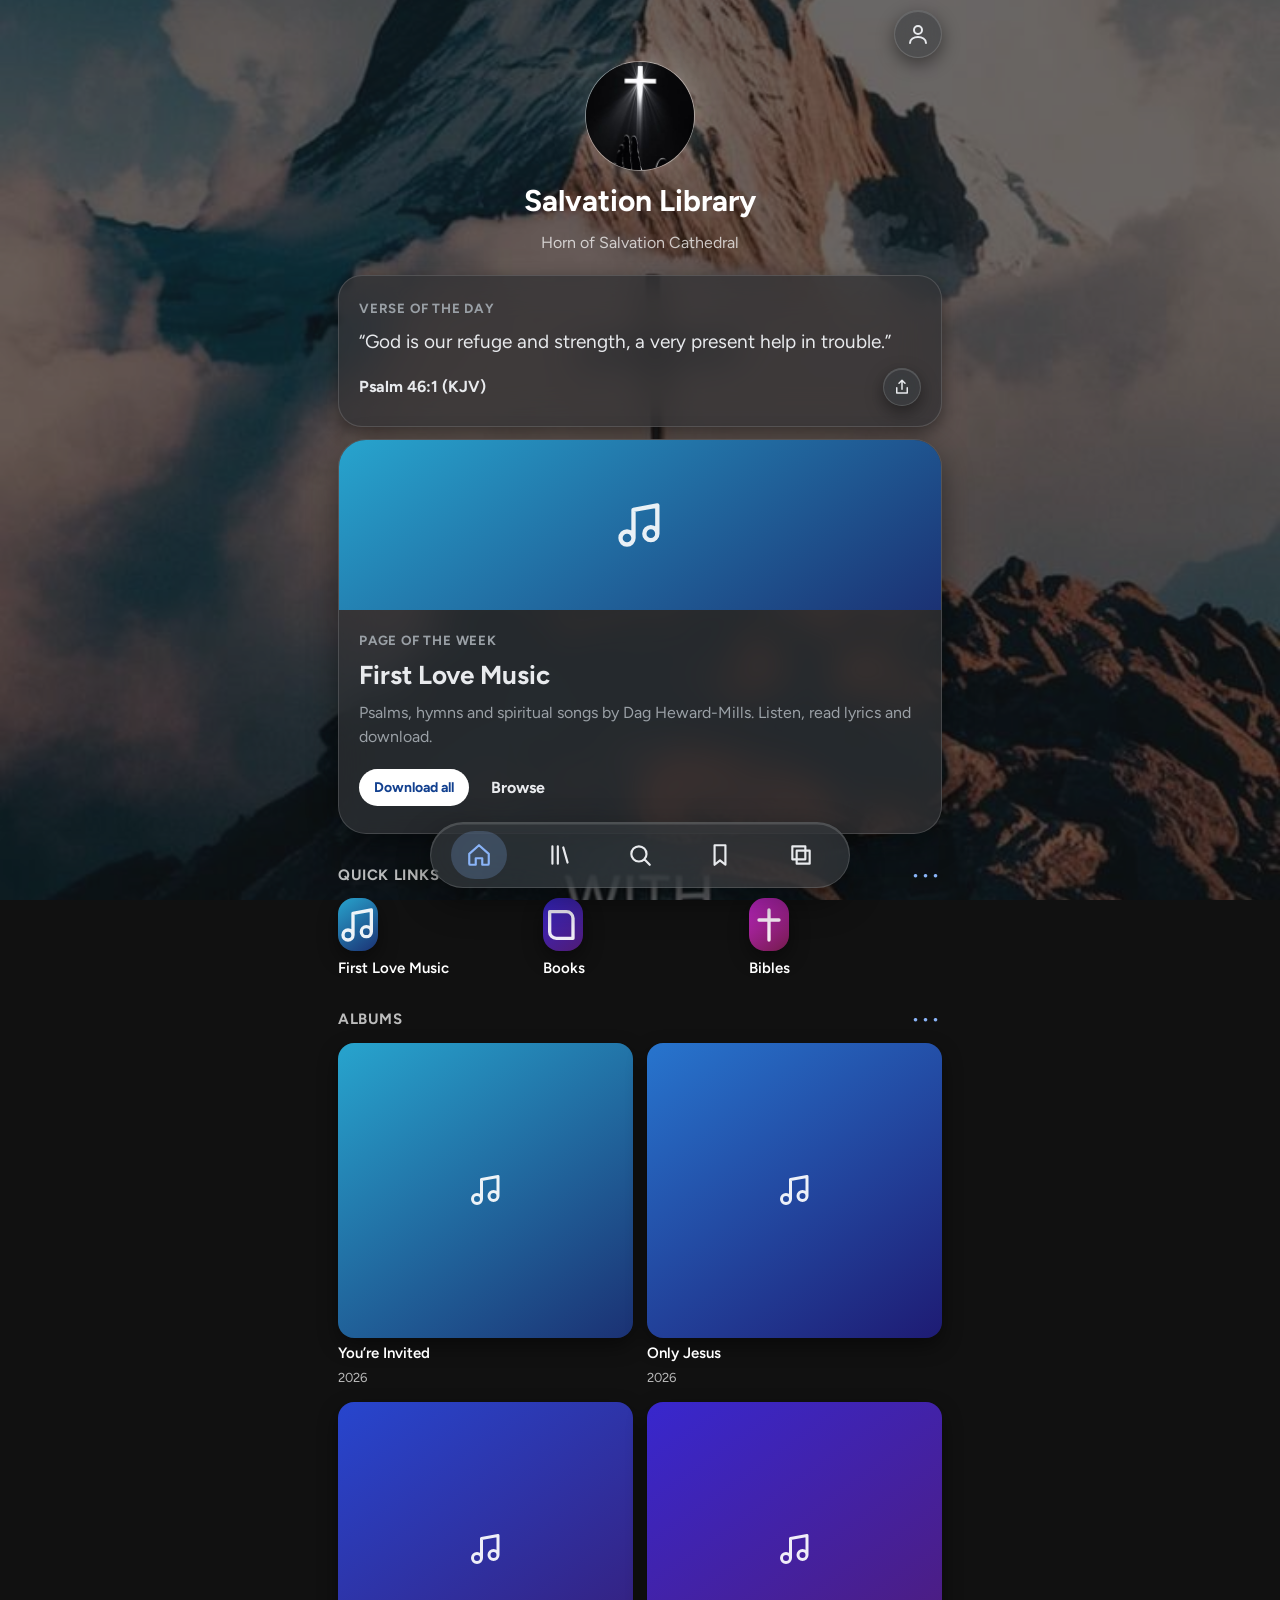
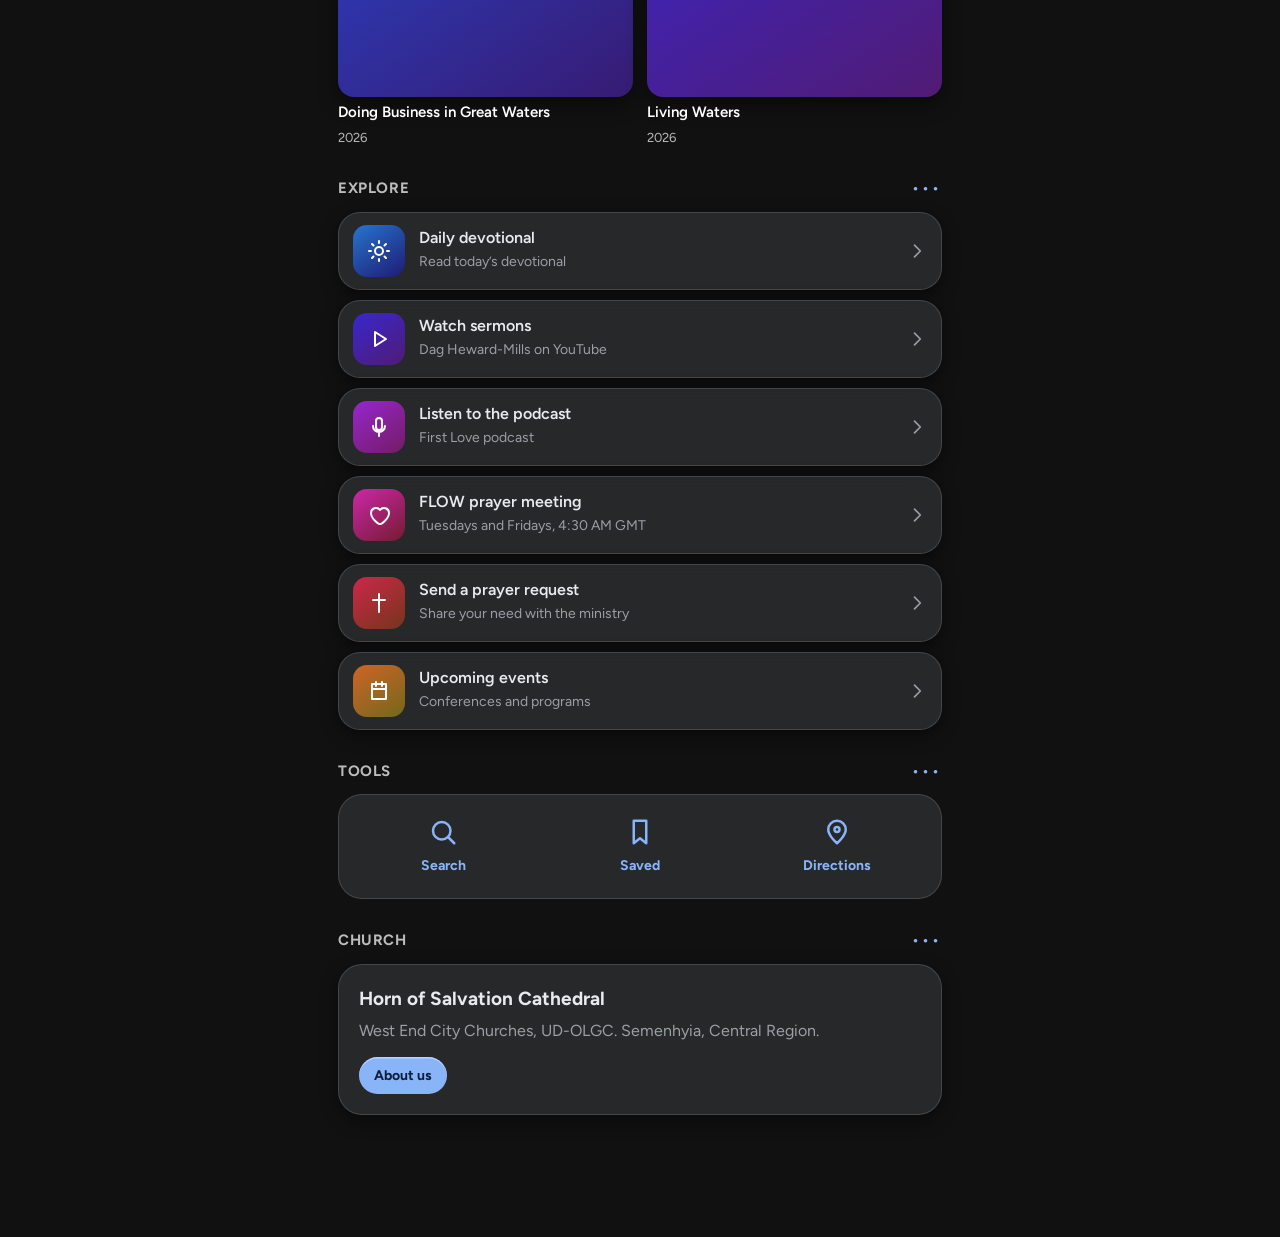
<file: index.html>
<!DOCTYPE html>
<html lang="en">
<head>
<meta charset="utf-8">
<meta name="viewport" content="width=device-width, initial-scale=1, viewport-fit=cover">
<link rel="icon" href="[data-uri]">
<title>Salvation Library | Horn of Salvation Cathedral</title>
<script>try{document.documentElement.dataset.theme=JSON.parse(localStorage.getItem("slb-theme"))||"dark"}catch(e){document.documentElement.dataset.theme="dark"}</script>
<link href="https://fonts.googleapis.com/css2?family=Figtree:wght@400;500;600;700&display=swap" rel="stylesheet">
<style>
:root{--bg:#f2f4f9;--card:rgba(255,255,255,.8);--ov:rgba(18,19,21,.62);--ink:#0d1526;--mute:#667391;--edge:rgba(255,255,255,.9);--glass:rgba(255,255,255,.66);--line:#e1e6f0;--ac:#1f6fff;--on:#fff;--shade:rgba(20,50,120,.14);
box-sizing:border-box;padding-top:env(safe-area-inset-top,0px);padding-bottom:env(safe-area-inset-bottom,0px)}
@media(prefers-color-scheme:dark){:root:not([data-theme="light"]){--bg:#202124;--card:rgba(48,49,52,.74);--ink:#e8eaed;--mute:#9aa0a6;--edge:rgba(255,255,255,.14);--glass:rgba(60,64,67,.6);--line:#3c4043;--ac:#8ab4f8;--on:#0b1f3d;--shade:rgba(0,0,0,.45);--ov:rgba(18,19,21,.62)}}
:root[data-theme="dark"]{--bg:#202124;--card:rgba(48,49,52,.74);--ink:#e8eaed;--mute:#9aa0a6;--edge:rgba(255,255,255,.14);--glass:rgba(60,64,67,.6);--line:#3c4043;--ac:#8ab4f8;--on:#0b1f3d;--shade:rgba(0,0,0,.45);--ov:rgba(18,19,21,.62)}
*,*::before,*::after{box-sizing:border-box}
html,body{max-width:100%;overflow-x:hidden}html{background:#111}
body{margin:0;background:transparent;color:#fff;font:400 16px/1.5 Figtree,system-ui,sans-serif;overflow-wrap:anywhere;-webkit-font-smoothing:antialiased}
body::before{content:"";position:fixed;inset:0 0 auto;height:env(safe-area-inset-top,0px);background:rgba(24,24,26,.55);-webkit-backdrop-filter:blur(20px);backdrop-filter:blur(20px);z-index:30}
h1,h2,h3,p{margin:0}
button{font:inherit;color:inherit;cursor:pointer}
a{color:inherit}
.app{max-width:640px;margin:0 auto;padding:0 18px calc(110px + env(safe-area-inset-bottom,0px))}
.top{position:sticky;top:env(safe-area-inset-top,0px);z-index:20;display:flex;justify-content:space-between;align-items:flex-start;height:66px;padding-top:10px;pointer-events:none}.top .cb{pointer-events:auto}
.cb{width:48px;height:48px;border-radius:50%;border:1px solid var(--edge);background:var(--glass);display:grid;place-items:center;-webkit-backdrop-filter:blur(20px) saturate(180%);backdrop-filter:blur(20px) saturate(180%);box-shadow:0 6px 18px var(--shade),inset 0 1px 0 var(--edge)}
.cb.sm{width:38px;height:38px;flex:none}
.cb[hidden]{display:block;visibility:hidden}
.sec{font-size:15px;font-weight:700;letter-spacing:.04em;text-transform:uppercase;color:rgba(255,255,255,.72);margin:30px 0 12px;display:flex;justify-content:space-between}
.sec::after{content:"\2022\2022\2022";color:#8ab4f8;letter-spacing:3px}
.feat{background:var(--card);border-radius:28px;overflow:hidden;box-shadow:0 10px 30px var(--shade)}
.fa{height:170px;display:grid;place-items:center;color:rgba(255,255,255,.9)}
.fb{padding:18px 20px 22px}
.fb small{color:var(--mute);font-weight:700;letter-spacing:.06em}
.fb h2{font-size:26px;margin:4px 0 6px}
.fb p{color:var(--mute);margin-bottom:16px}
.acts{display:flex;flex-wrap:wrap;align-items:center;gap:8px}
.btn{display:inline-flex;align-items:center;justify-content:center;gap:7px;background:var(--ac);color:var(--on);padding:11px 20px;border-radius:99px;text-decoration:none;border:0;font-weight:700;font-size:15px;box-shadow:inset 0 1.5px 0 rgba(255,255,255,.4);text-align:center}
.btn.w{background:#fff;color:#12408f}
.btn.sm{padding:8px 15px;font-size:14px}
.lnk{background:none;border:0;font-weight:700;padding:11px 14px;color:var(--ink)}
.tiles{display:grid;grid-template-columns:repeat(3,minmax(0,1fr));gap:12px}
.tile{background:none;border:0;padding:0;text-align:left;min-width:0;display:flex;flex-direction:column;gap:8px}
.cov{aspect-ratio:3/4;border-radius:16px;display:grid;place-items:center;color:rgba(255,255,255,.92);box-shadow:0 8px 20px var(--shade)}
.cov.sq{aspect-ratio:1}
.tile span,.at b{font-weight:600;font-size:15px;line-height:1.25}
.tile small,.at span{color:rgba(255,255,255,.7);font-size:13px}
.g2{display:grid;grid-template-columns:repeat(2,minmax(0,1fr));gap:14px}
.at{text-decoration:none;display:flex;flex-direction:column;gap:6px;min-width:0}
.tools{display:grid;grid-template-columns:repeat(3,minmax(0,1fr));background:var(--card);border-radius:24px;padding:18px 6px}
.tools button,.tools a{background:none;border:0;text-decoration:none;color:var(--ac);font-weight:700;font-size:14px;display:flex;flex-direction:column;align-items:center;gap:8px;padding:4px}
.list{display:flex;flex-direction:column;gap:10px}
.row{display:flex;flex-wrap:wrap;align-items:center;gap:10px 14px;padding:12px 14px;border-radius:22px;background:var(--card);box-shadow:0 6px 18px var(--shade)}
.art{width:52px;height:52px;border-radius:14px;display:grid;place-items:center;color:#fff;flex:none}
.nm{flex:1 1 150px;min-width:0}
.nm b{display:block;font-weight:600;line-height:1.3}
.nm span{color:var(--mute);font-size:14px}
.row .acts{flex:1 1 100%;flex-wrap:wrap}
.row .acts .btn{flex:1}
.row .acts .cb{margin-left:auto}
.bar{display:flex;align-items:center;gap:10px;height:52px;padding:0 16px;border-radius:99px;background:var(--card);border:1px solid var(--edge);margin-bottom:14px}
.bar input{flex:1;min-width:0;background:none;border:0;outline:0;color:var(--ink);font:500 17px Figtree,sans-serif}
.chips{display:flex;flex-wrap:wrap;gap:8px;margin-bottom:16px}
.chip{appearance:auto;border:1px solid var(--edge);background:var(--glass);color:var(--ink);border-radius:99px;padding:9px 14px;font:600 15px Figtree,sans-serif;max-width:100%;-webkit-backdrop-filter:blur(16px);backdrop-filter:blur(16px)}
.hist{display:flex;align-items:center;gap:14px;padding:14px 4px;border-bottom:1px solid var(--line);width:100%;background:none;border-inline:0;border-top:0;text-align:left}
.hist span{flex:1;min-width:0}
.empty{text-align:center;padding:90px 10px 0;display:flex;flex-direction:column;align-items:center;gap:12px;color:rgba(255,255,255,.7)}
.empty h2{color:#fff;font-size:24px}
.empty .btn{margin-top:14px;background:color-mix(in srgb,var(--ac) 18%,var(--card));color:var(--ac)}
.card{background:var(--card);border-radius:24px;padding:20px;margin-bottom:12px;box-shadow:0 6px 18px var(--shade)}
.card h3{font-size:19px;margin-bottom:6px}
.card p{color:var(--mute);margin-bottom:14px}
.tabs{position:fixed;left:50%;transform:translateX(-50%);bottom:calc(env(safe-area-inset-bottom,0px) + 12px);z-index:40;width:min(420px,calc(100% - 28px));display:flex;justify-content:space-around;padding:8px;border-radius:99px;background:var(--glass);border:1px solid var(--edge);box-shadow:0 14px 34px var(--shade),inset 0 1.5px 0 var(--edge);-webkit-backdrop-filter:blur(26px) saturate(190%);backdrop-filter:blur(26px) saturate(190%)}
.tabs button{width:56px;height:48px;border-radius:99px;border:0;background:none;display:grid;place-items:center;color:var(--ink)}
.tabs button.on{background:color-mix(in srgb,var(--ac) 22%,transparent);color:var(--ac)}
.bgs{position:fixed;inset:0;z-index:-1;background:#111}
.bgs i{position:absolute;inset:0;background-size:cover;background-position:center;opacity:0;transition:opacity 1.8s ease}
.bgs i.on{opacity:1}
.bgs::after{content:"";position:absolute;inset:0;background:var(--ov)}
.feat,.row,.card,.tools,.bar{-webkit-backdrop-filter:blur(18px) saturate(160%);backdrop-filter:blur(18px) saturate(160%);border:1px solid var(--edge)}
@media(prefers-reduced-motion:reduce){.bgs i{transition:none}}
.ltr{font-size:22px;font-weight:700;color:#8ab4f8;margin:22px 0 8px;scroll-margin-top:calc(env(safe-area-inset-top,0px) + 76px)}
.jb{display:flex;flex-wrap:wrap;gap:6px;margin-bottom:6px}
.lt{width:36px;height:36px;border-radius:50%;border:1px solid var(--edge);background:var(--glass);font-weight:700;font-size:14px;-webkit-backdrop-filter:blur(16px);backdrop-filter:blur(16px)}
.feat,.row,.card,.tools,.bar,.cb,.lt{color:var(--ink)}
.logo{width:32px;height:32px;border-radius:50%;object-fit:cover;flex:none;box-shadow:0 0 0 1px rgba(255,255,255,.35),0 0 14px rgba(255,255,255,.25)}
.logo.big{width:116px;height:116px;box-shadow:0 0 0 1px rgba(255,255,255,.4),0 0 34px rgba(255,255,255,.3)}
.row .acts .cb+.cb{margin-left:0}
.brand{display:flex;flex-direction:column;align-items:center;text-align:center;gap:8px;margin:-4px 0 20px}
.brand h1{font-size:30px;font-weight:700}
.brand p{color:rgba(255,255,255,.72)}
.logo.xl{width:108px;height:108px;box-shadow:0 0 0 1px rgba(255,255,255,.4),0 0 40px rgba(255,255,255,.3)}
.pt{font-size:30px;font-weight:700;margin:0 0 16px}
.card p.vs{color:var(--ink);font-size:19px;line-height:1.45;margin:8px 0 12px}
.row.xr{flex-wrap:nowrap;text-decoration:none;color:var(--ink)}
.row.xr>svg{flex:none;color:var(--mute)}
.seg{display:flex;gap:4px;padding:4px;border-radius:99px;background:var(--glass);border:1px solid var(--edge);margin-bottom:16px;-webkit-backdrop-filter:blur(16px);backdrop-filter:blur(16px)}
.seg button{flex:1;border:0;background:none;padding:9px;border-radius:99px;font-weight:700;color:var(--ink)}
.seg button.on{background:var(--ac);color:var(--on)}
.toast{position:fixed;left:50%;bottom:calc(env(safe-area-inset-bottom,0px) + 86px);transform:translate(-50%,16px);opacity:0;pointer-events:none;z-index:50;padding:11px 18px;border-radius:99px;background:rgba(255,255,255,.92);color:#12408f;font-weight:600;font-size:14px;transition:.25s}
.toast.on{opacity:1;transform:translate(-50%,0)}
:focus-visible{outline:2px solid var(--ac);outline-offset:2px}
</style>
</head>
<body>
<div class="bgs" id="bgs" aria-hidden="true"></div>
<div class="app">
<div class="top"><button class="cb" id="tl" aria-label="Back"></button><button class="cb" id="tr" aria-label="Profile and settings"></button></div>
<main id="view"></main>
</div>
<nav class="tabs" id="tabs" aria-label="Main"></nav>
<div class="toast" id="toast" role="status"></div>

<script>
// Edit here: add the church email and the resident pastor's details.
const CONFIG={email:'',pastor:{name:'Resident Pastor',bio:'Our resident pastor shepherds the congregation of Horn of Salvation Cathedral in Semenhyia.'}};
const ALBUMS=["You\u2019re Invited|2026|you-re-invited","Only Jesus|2026|only-jesus","Doing Business in Great Waters|2026|doing-business-in-great-waters","Living Waters|2026|living-waters","Que Les Fatigu\u00e9s Se Reposent (French)|2025|que-les-fatigues-se-reposent","Teach Me|2025|teach-me","Let The Weary Rest|2025|let-the-weary-rest","Shepherd The People|2024|shepherd-the-people","The Aurelian Collection|2024|the-aurelian-collection","The Cerulean Collection|2024|the-cerulean-collection","The Rouge Collection|2024|the-rouge-collection","Reasonable Service|2023|reasonable-service","Now Brought Near|2023|now-brought-near","When Will It Be Possible To See You?|2023|when-will-it-be-possible-to-see-you","A Lovely Diamond|2022|a-lovely-diamond","Eunuchs In The Palace|2022|eunuchs-in-the-palace","Together Forever Concert|2022|together-forever-concert","Call Me If You Love Me (Deluxe Edition)|2022|call-me-if-you-love-me-deluxe-edition","The Jazzberry Collection|2020|the-jazzberry-collection","The Mulberry Collection|2020|the-mulberry-collection","The Crimson Collection|2020|the-crimson-collection","The Misty Rose Reggae Collection|2020|the-misty-rose-reggae-collection","The Periwinkle Collection|2020|the-periwinkle-collection","The Scarlet Collection|2020|the-scarlet-collection","The Sunglow Collection|2020|the-sunglow-collection","I Want My Love To Last Concert|2019|i-want-my-love-to-last-concert","Twenty-Five To Fifty|2018|twenty-five-to-fifty","Candle In the Dark|2018|candle-in-the-dark","Aida Live in Orlando|2018|aida-live-in-orlando","Aida Live at Army of Hard Followers Camp|2017|aida-live-at-army-of-hard-followers-camp","Propose To Me|2017|propose-to-me","Aida Live at Niagara Falls|2017|aida-live-at-niagara-falls","Aida Live in Soweto|2016|aida-live-in-soweto","Aida Live in Leysin|2016|aida-live-in-leysin","Aida Live in Munich|2016|aida-live-in-munich","Aida Live at Taita Hills|2011|aida-live-at-taita-hills","Aida Live in Port Elizabeth|2011|aida-live-in-port-elizabeth","Love Concert||love-concert","Aida Live in Kingston||aida-live-in-kingston","Aida Live at You Can Depend on Me||aida-live-at-you-can-depend-on-me","Aida Live in Gaborone||aida-live-in-gaborone","Aida Live at Adelaide Chapel||aida-live-at-adelaide-chapel"].map(s=>s.split('|'));
const LANGS=[['English','dagbooks.org'],['Espa\u00f1ol','daglibros.org'],['Fran\u00e7ais','daglivres.org'],['Deutsch','dagbuecher.org'],['Portugu\u00eas','daglivros.org'],['\u0420\u0443\u0441\u0441\u043a\u0438\u0439','knigidaga.org'],['\u4e2d\u6587','dageshuji.org'],['\u0939\u093f\u0928\u094d\u0926\u0940','daigbuks.org'],['Kiswahili','dagvitabu.org']];
const slug=t=>t.toLowerCase().replace(/[\u2019']/g,'').replace(/&/g,' and ').replace(/[^a-z0-9]+/g,'-').replace(/^-|-$/g,'');
const BOOKS=["100% Answered Prayer (2nd ed)|100-percent-answered-prayer","1000 Micro Churches","A Good General - The science of leadership","All About Fornication","Am I Good for Nothing","Amplify your Ministry|amplify-your-ministry-with-miracles-manifestations-of-the-holy-spirit","Anagkazo - Compelling Power! (2nd ed)|anagkazo-compelling-power","Attempt Great Things for God","Awake O Sleeper","Backsliding: Develop your staying power","Be Faithful Unto Death|be-thou-faithful-unto-death","Bearing Fruit|bearing-fruit-after-your-own-kind","Beauty","Bema: Judgment and Justice","Blood Power - The Blood of Jesus","Can\u2019t you do Just a Little Bit More","Catch the Anointing","Church Administration","Church Growth - It is possible!","Church Planting","Daughter You Can Make It","Demons and How to Deal with Them","Duality","Enlargement Secrets","Everything by Prayer, Nothing without Prayer","Faith Secrets","Flow in the Anointing","Forgiveness Made Easy (3rd ed)|forgiveness-made-easy","Frugality","Fruitfulness","Going Deeper and Doing More","He That Hath, To Him Shall Be Given: And He That Hath Not, From Him Shall Be Taken Even That Which He Hath","Hope Secrets","How Can I Say Thanks","How to be Born Again and Avoid Hell","How To Neutralize Curses","How to Pray","How You Can Become a Strong Christian","How you can have an effective Quiet Time with God Every Day","How You Can Make Full Proof of Your Ministry","How You Can Preach Salvation","If You Love the Lord","It is a Great thing To Serve the Lord","Jezebel, a woman out of order","Judas who is he?","Key Facts for New Believers","Know Your Invisible Enemies...and defeat them|know-your-invisible-enemies","Labour to be Blessed...labour not to be rich","Laikos - Lay People and the Ministry","Lord, I Know You Need Somebody","Losing, Suffering, Sacrificing & Dying","Loyalty & Disloyalty","Make Yourselves Saviours of men","Many are called","Ministerial Barrenness","Ministerial Ethics (2nd Ed)|ministerial-ethics","Model Marriage - A marriage counselling Handbook|model-marriage","Name It! Claim it! Take it!","Not a Novice","Now we are at War","One of You is a Devil","Opportunities","Others","People who went to hell","Pillars of Loyalty","Poison: Taming the Tongue","Prayer changes things - prayer secrets","Prayer Opportunities","Predestination","Preparation of the Gospel","Read Your Bible, Pray Everyday...If you want to grow|read-your-bible-pray-every-day-if-you-want-to-grow","Ready at 20","Rules of Church Work - Walking Worthy (2nd ed)|rules-of-church-work","Rules of Full-Time Ministry (2nd ed)|rules-of-full-time-ministry","Seeing and Hearing","Seven Great Principles","Spiritual Dangers","Steps to God's Presence","Steps to the Anointing","Stir It Up","Sweet influences of the Anointing","Tasters and Partakers","Tell Them: 120 Reasons Why You Should Be a Soul Winner","The Anointed and His Anointing","The Anointing and the Presence","The Art of following","The Art of Hearing: How to be in the Perfect Will of God (2nd ed)|the-art-of-hearing-how-to-be-in-the-perfect-will-of-god","The Art of Leadership (3rd Edition)|the-art-of-leadership","The Art of Shepherding","The Beauty, The Beast and The Pastor","The Big Secret -- Your ministry depends on books","The Church Must Send or it will end","The Determinants","The Double Mega Missionary Church","The Gift of Governments - A Bishop's governing handbook|the-gift-of-governments-a-bishops-handbook","The Love of the Spirit","The Megachurch (2nd ed)|the-megachurch","The Privilege","The reward for hard work is more work","The Secret","The Strange Woman","The tests of the righteous","The Top 10 Mistakes Pastors Make","The Tree and Your Ministry","The Word of My Patience","The Words of Jesus","Those who Accuse you","Those who are Dangerous sons","Those who are Ignorant","Those who are mad","Those Who Are Offended","Those who are Proud","Those who are slanderers","Those who are wolves","Those who forget","Those who Honour You","Those who leave you","Those who make shipwreck","Those who Pretend","Those who Rebel","Transform your pastoral ministry","Victory Secrets","Weeping and Gnashing","What It Means to be as Wise as a Serpent","What it means to become a shepherd","Who is he that overcometh the world","Why Few are Chosen","Why Is This Church Not Working?","Why Loyalty?","Why Non-Tithing Christians Become Poor and How Tithing Christians can Become Rich","Wisdom is the Principal thing for your ministry"].map(s=>{const p=s.split('|');return [p[0],p[1]||slug(p[0])]});
const BIBLES=[
{n:'King James Version',d:'Full text, public domain',c:'Standard',l:'English',u:'https://www.gutenberg.org/ebooks/10'},
{n:'World English Bible',d:'Modern English, free to share',c:'Standard',l:'English',u:'https://ebible.org/web/'},
{n:'Bible Hub free downloads',d:'Bibles, study tools and audio',c:'Study',l:'English',u:'https://biblehub.com/downloads.htm'},
{n:'Dag Bible',d:'Scripture with commentaries',c:'Study',l:'English',u:'https://www.dagbible.org/'},
{n:'Akuapem and Asante Twi Bibles',d:'Open Bible Initiative',c:'Standard',l:'Twi',u:'https://freely-given.org/BibleTranslations/All/'},
{n:'eBible.org',d:'Hundreds of languages',c:'Standard',l:'Many languages',u:'https://ebible.org'},
{n:'Scripture Earth',d:'Thousands of languages',c:'Standard',l:'Many languages',u:'https://scriptureearth.org'},
{n:'Bible.is audio Bibles',d:'Listen in many languages',c:'Audio',l:'Many languages',u:'https://www.bible.is'}];
const I={play:"M8 5v14l11-7z",heart:"M12 21s-8-5-8-11a5 5 0 0 1 9-3 5 5 0 0 1 9 3c0 6-8 11-8 11z",cal:"M5 5h14v15H5zM5 10h14M9 3v4M15 3v4",share:"M12 15V3M8 7l4-4 4 4M5 13v7h14v-7",mic:"M12 3a3 3 0 0 0-3 3v6a3 3 0 0 0 6 0V6a3 3 0 0 0-3-3zM6 11a6 6 0 0 0 12 0M12 17v4",chev:"M9 5l7 7-7 7",sun:"M12 16a4 4 0 1 0 0-8 4 4 0 0 0 0 8zM12 2v2M12 20v2M4 12H2M22 12h-2M5 5l1.5 1.5M17.5 17.5L19 19M5 19l1.5-1.5M17.5 6.5L19 5",moon:"M20 14.5A8.5 8.5 0 1 1 9.5 4a7 7 0 0 0 10.5 10.5z",home:"M3 11l9-8 9 8v9a1 1 0 0 1-1 1h-5v-6H9v6H4a1 1 0 0 1-1-1z",lib:"M5 4v16M10 4v16M15 5l4 14",search:"M11 4a7 7 0 1 0 0 14 7 7 0 0 0 0-14zM21 21l-5-5",bm:"M7 3h10v18l-5-4-5 4z",info:"M4 4h12v12H4zM8 8h12v12H8z",music:"M9 18V5l11-2v13M9 18a3 3 0 1 1-6 0 3 3 0 0 1 6 0zM20 16a3 3 0 1 1-6 0 3 3 0 0 1 6 0z",book:"M4 4h10a4 4 0 0 1 4 4v12H8a4 4 0 0 1-4-4z",cross:"M12 3v18M6 9h12",dl:"M12 4v11m0 0l-4-4m4 4l4-4M5 20h14",back:"M15 5l-7 7 7 7",user:"M12 12a4 4 0 1 0 0-8 4 4 0 0 0 0 8zM4 21c0-4 4-6 8-6s8 2 8 6",x:"M6 6l12 12M18 6L6 18",hist:"M4 12a8 8 0 1 0 3-6.2M4 4v4h4M12 8v5l3 2",map:"M12 21s7-6 7-11a7 7 0 1 0-14 0c0 5 7 11 7 11zM12 12a2 2 0 1 0 0-4 2 2 0 0 0 0 4z"};
const ic=(n,s=22,f='none')=>`<svg width="${s}" height="${s}" viewBox="0 0 24 24" fill="${f}" stroke="currentColor" stroke-width="2" stroke-linecap="round" stroke-linejoin="round" aria-hidden="true"><path d="${I[n]}"/></svg>`;
const grad=i=>`linear-gradient(145deg,hsl(${195+i*17},68%,48%),hsl(${225+i*17},62%,28%))`;
const $=s=>document.querySelector(s);
const LOGO="[data-uri]";
const SLIDES=["[data-uri]", "[data-uri]", "[data-uri]"];
const load=(k,d)=>{try{return JSON.parse(localStorage.getItem(k))||d}catch(e){return d}},put=(k,v)=>{try{localStorage.setItem(k,JSON.stringify(v))}catch(e){}};
let theme=load('slb-theme','dark'),opened=load('slb-opened',[]),stack=[],svTab='saved',slidesOn=load('slb-slides','on')!=='off',saved=load('slb-saved',[]),recent=load('slb-recent',[]),cur='home',flt={q:'',col:'',cat:'',lang:''};
const ITEMS=[];
ALBUMS.forEach((a,i)=>ITEMS.push({id:'m'+i,t:'music',n:a[0],s:String(a[1]),u:'https://firstlovemusic.org/album/'+a[2],lyr:1,i}));
BOOKS.forEach((b,i)=>ITEMS.push({id:'b'+i,t:'books',n:b[0],s:'Dag Heward-Mills',u:'https://dagbooks.org/book/'+b[1],i:i%14}));
BIBLES.forEach((b,i)=>ITEMS.push({id:'x'+i,t:'bibles',n:b.n,s:b.d,c:b.c,l:b.l,u:b.u,i:i+8}));
const COL={music:['First Love Music','music'],books:['Books','book'],bibles:['Bibles','cross']};
const A=(u,t,c='',id='')=>`<a class="btn sm ${c}" href="${u}" target="_blank" rel="noopener"${id?` data-it="${id}"`:''}>${t}</a>`;
const VERSES=[["Philippians 4:13","I can do all things through Christ which strengtheneth me."],["Matthew 19:26","But Jesus beheld them, and said unto them, With men this is impossible; but with God all things are possible."],["Psalm 23:1","The LORD is my shepherd; I shall not want."],["John 3:16","For God so loved the world, that he gave his only begotten Son, that whosoever believeth in him should not perish, but have everlasting life."],["Proverbs 3:5-6","Trust in the LORD with all thine heart; and lean not unto thine own understanding. In all thy ways acknowledge him, and he shall direct thy paths."],["Isaiah 41:10","Fear thou not; for I am with thee: be not dismayed; for I am thy God: I will strengthen thee; yea, I will help thee; yea, I will uphold thee with the right hand of my righteousness."],["Joshua 1:9","Have not I commanded thee? Be strong and of a good courage; be not afraid, neither be thou dismayed: for the LORD thy God is with thee whithersoever thou goest."],["Romans 8:28","And we know that all things work together for good to them that love God, to them who are the called according to his purpose."],["Psalm 46:1","God is our refuge and strength, a very present help in trouble."],["Jeremiah 29:11","For I know the thoughts that I think toward you, saith the LORD, thoughts of peace, and not of evil, to give you an expected end."],["Hebrews 11:1","Now faith is the substance of things hoped for, the evidence of things not seen."],["Isaiah 40:31","But they that wait upon the LORD shall renew their strength; they shall mount up with wings as eagles; they shall run, and not be weary; and they shall walk, and not faint."]];
const EXPLORE=[["Daily devotional","Read today\u2019s devotional","sun","https://daghewardmills.org/daily-devotional"],["Watch sermons","Dag Heward-Mills on YouTube","play","https://www.youtube.com/channel/UCmpJUHS40NNiHGCV_K7ya-A"],["Listen to the podcast","First Love podcast","mic","https://daghewardmillsfirstlove.podbean.com/"],["FLOW prayer meeting","Tuesdays and Fridays, 4:30 AM GMT","heart","https://youtube.com/@therespowerhere"],["Send a prayer request","Share your need with the ministry","cross","https://daghewardmills.org/prayer"],["Upcoming events","Conferences and programs","cal","https://daghewardmills.org/events"]];
const explore=()=>`<div class="list">${EXPLORE.map((x,i)=>`<a class="row xr" href="${x[3]}" target="_blank" rel="noopener"><div class="art" style="background:${grad(i*2+1)}">${ic(x[2],24)}</div><div class="nm"><b>${x[0]}</b><span>${x[1]}</span></div>${ic('chev',20)}</a>`).join('')}</div>`;
const toast=m=>{const t=$('#toast');t.textContent=m;t.classList.add('on');clearTimeout(toast.h);toast.h=setTimeout(()=>t.classList.remove('on'),2200)};
const share=async(title,url,text)=>{const d={title,text:text||title};if(url)d.url=url;try{if(navigator.share){await navigator.share(d);return}}catch(e){if(e&&e.name==='AbortError')return}try{await navigator.clipboard.writeText((text||title)+(url?' '+url:''));toast('Copied to clipboard')}catch(e){toast('Sharing is not available here')}};
const act=a=>{if(a==='theme'){theme=theme==='dark'?'light':'dark';put('slb-theme',theme);document.documentElement.dataset.theme=theme}else if(a==='slides'){slidesOn=!slidesOn;put('slb-slides',slidesOn?'on':'off')}else if(a==='share-site'){return share('Salvation Library',location.href)}else if(a==='clear-recent'){opened=[];put('slb-opened',opened)}const y=scrollY;go(cur,true);scrollTo(0,y)};
const back=()=>go(stack.pop()||'home',true);
const row=it=>{const on=saved.includes(it.id);return `<div class="row"><div class="art" style="background:${grad(it.i)}">${ic(COL[it.t][1],24)}</div><div class="nm"><b>${it.n}</b><span>${it.s}${it.l?' \u00b7 '+it.l:''}</span></div><div class="acts">${it.lyr?A(it.u,'Lyrics','w',it.id):''}${A(it.u,ic('dl',15)+'Download','',it.id)}<button class="cb sm" data-sh="${it.id}" aria-label="Share">${ic('share',18)}</button><button class="cb sm" data-bm="${it.id}" aria-label="Save" aria-pressed="${on}">${ic('bm',18,on?'currentColor':'none')}</button></div></div>`};
const tile=(k,n)=>`<button class="tile" data-go="col:${k}"><div class="cov" style="background:${grad(k=='music'?0:k=='books'?3:6)}">${ic(COL[k][1],40)}</div><span>${COL[k][0]}</span>${n?`<small>${n} items</small>`:''}</button>`;
const cnt=t=>ITEMS.filter(x=>x.t===t).length;
const maps='https://www.google.com/maps/search/?api=1&query='+encodeURIComponent('Horn of Salvation Cathedral Semenhyia Kasoa Ghana');
const V={
home:()=>{const vi=Math.floor(Date.now()/864e5)%VERSES.length,v=VERSES[vi],oi=opened.map(id=>ITEMS.find(x=>x.id===id)).filter(Boolean).slice(0,3);return `<div class="brand"><img class="logo xl" src="${LOGO}" alt="Salvation Library logo"><h1>Salvation Library</h1><p>Horn of Salvation Cathedral</p></div>
<div class="card"><small style="color:var(--mute);font-weight:700;letter-spacing:.06em">VERSE OF THE DAY</small><p class="vs">\u201c${v[1]}\u201d</p><div class="acts"><b>${v[0]} (KJV)</b><button class="cb sm" style="margin-left:auto" data-vs="${vi}" aria-label="Share verse">${ic('share',18)}</button></div></div>
<div class="feat"><div class="fa" style="background:${grad(0)}">${ic('music',52)}</div><div class="fb"><small>PAGE OF THE WEEK</small><h2>First Love Music</h2><p>Psalms, hymns and spiritual songs by Dag Heward-Mills. Listen, read lyrics and download.</p><div class="acts">${A('https://firstlovemusic.org','Download all','w')}<button class="lnk" data-go="col:music">Browse</button></div></div></div>
${oi.length?`<h3 class="sec">Continue</h3><div class="list">${oi.map(row).join('')}</div>`:''}
<h3 class="sec">Quick links</h3><div class="tiles">${tile('music')+tile('books')+tile('bibles')}</div>
<h3 class="sec">Albums</h3><div class="g2">${ITEMS.filter(x=>x.t==='music').slice(0,4).map(a=>`<a class="at" href="${a.u}" target="_blank" rel="noopener" data-it="${a.id}"><div class="cov sq" style="background:${grad(a.i)}">${ic('music',36)}</div><b>${a.n}</b><span>${a.s}</span></a>`).join('')}</div>
<h3 class="sec">Explore</h3>${explore()}
<h3 class="sec">Tools</h3><div class="tools"><button data-go="search">${ic('search',30)}Search</button><button data-go="saved">${ic('bm',30)}Saved</button><a href="${maps}" target="_blank" rel="noopener">${ic('map',30)}Directions</a></div>
<h3 class="sec">Church</h3><div class="card"><h3>Horn of Salvation Cathedral</h3><p>West End City Churches, UD-OLGC. Semenhyia, Central Region.</p><button class="btn sm" data-go="about">About us</button></div>`},
library:()=>`<div class="tiles">${tile('music',cnt('music'))+tile('books',cnt('books'))+tile('bibles',cnt('bibles'))}</div><h3 class="sec">Explore</h3>${explore()}`,
col:k=>`${k==='bibles'?`<div class="chips"><select class="chip" id="fc" aria-label="Category"><option value="">All categories</option>${[...new Set(BIBLES.map(b=>b.c))].map(c=>`<option>${c}</option>`).join('')}</select><select class="chip" id="fl" aria-label="Language"><option value="">All languages</option>${[...new Set(BIBLES.map(b=>b.l))].map(c=>`<option>${c}</option>`).join('')}</select></div>`:''}${k==='music'?`<div class="acts" style="margin-bottom:14px">${A('https://firstlovemusic.org','Download all albums')}</div>`:''}${k==='books'?`<div class="acts" style="margin-bottom:14px">${LANGS.map(l=>A('https://'+l[1],l[0],'w')).join('')}</div>`:''}${k!=='bibles'?'<div class="chips"><input class="chip" id="cf" type="search" placeholder="Filter this list" aria-label="Filter" style="flex:1 1 160px"><select class="chip" id="so" aria-label="Sort"><option value="az">A\u2013Z</option><option value="za">Z\u2013A</option></select></div><div class="jb" id="jb"></div>':''}<div class="list" id="cl"></div>`,
search:()=>`<div class="bar">${ic('search',22)}<input id="q" type="search" placeholder="Search" autocomplete="off" aria-label="Search"><button class="cb sm" id="qx" aria-label="Clear" style="border:0;background:none;box-shadow:none">${ic('x',20)}</button></div><div class="chips"><select class="chip" id="sc" aria-label="Collection"><option value="">All collections</option><option value="music">Music</option><option value="books">Books</option><option value="bibles">Bibles</option></select></div><div id="sr"></div>`,
saved:()=>{const l=(svTab==='saved'?saved:opened).map(id=>ITEMS.find(x=>x.id===id)).filter(Boolean);const seg=`<div class="seg"><button data-sv="saved" class="${svTab==='saved'?'on':''}">Saved</button><button data-sv="recent" class="${svTab==='recent'?'on':''}">Recent</button></div>`;return seg+(l.length?`<div class="list">${l.map(row).join('')}</div>${svTab==='recent'?'<div class="acts" style="margin-top:14px"><button class="btn sm w" data-act="clear-recent">Clear recent</button></div>':''}`:`<div class="empty" style="padding-top:60px">${ic('bm',64)}<h2>${svTab==='saved'?'No Bookmarks':'Nothing yet'}</h2><p>${svTab==='saved'?'Save a song, book or Bible to quickly return to it.':'Songs, books and Bibles you open will show up here.'}</p><button class="btn" data-go="home">Start Exploring</button></div>`)},
about:()=>`<div style="text-align:center;margin:6px 0 18px"><img class="logo big" src="${LOGO}" alt="Salvation Library logo"></div><div class="card"><h3>Horn of Salvation Cathedral</h3><p>A congregation in Semenhyia, Central Region, Ghana, serving under the West End City Churches and the United Denominations Originating from the Lighthouse Group of Churches (UD-OLGC), founded by Bishop Dag Heward-Mills.</p><div class="acts">${A(maps,'Directions')}${A('https://udnews.org','UD-OLGC','w')}</div></div>
<div class="card"><h3>${CONFIG.pastor.name}</h3><p>${CONFIG.pastor.bio}</p></div>
<div class="card"><h3>The Choir</h3><p>Leading the congregation in praise at every service. Join us or invite the choir to minister.</p></div>
<div class="card"><h3>Dancing Stars</h3><p>Our dance ministry, expressing worship and testimony through choreography.</p></div>
<div class="card"><h3>Settings</h3><p>Choose how Salvation Library looks.</p><div class="acts"><button class="btn sm w" data-act="theme">${theme==='dark'?'Switch to light mode':'Switch to dark mode'}</button><button class="btn sm w" data-act="slides">Background slides: ${slidesOn?'On':'Off'}</button><button class="btn sm w" data-act="share-site">Share this app</button></div></div>
<div class="card"><h3>Contact</h3><p>Reach the church, the choir or Dancing Stars.</p><div class="acts">${CONFIG.email?A('mailto:'+CONFIG.email,'Send an email'):''}${A('https://daghewardmills.org','Dag Heward-Mills','w')}</div></div>`};
const TITLES={home:'Home',library:'Library',search:'Search',saved:'Bookmarks',about:'About'};
const TABS=[['home','home'],['library','lib'],['search','search'],['saved','bm'],['about','info']];
$('#tabs').innerHTML=TABS.map(t=>`<button data-go="${t[0]}" aria-label="${TITLES[t[0]]}">${ic(t[1],26)}</button>`).join('');
$('#tr').innerHTML=ic('user',24);
$('#tl').innerHTML=ic('back',24);
function hits(){const q=flt.q.trim().toLowerCase();return ITEMS.filter(x=>(!flt.col||x.t===flt.col)&&(!q||(x.n+' '+x.s+' '+(x.l||'')+' '+x.t).toLowerCase().includes(q)))}
function sres(){const q=flt.q.trim();$('#sr').innerHTML=q||flt.col?`<div class="list">${hits().map(row).join('')||'<p style="color:rgba(255,255,255,.7)">No results.</p>'}</div>`:recent.map((r,i)=>`<button class="hist" data-rs="${i}">${ic('hist',24)}<span>${r}</span><span data-rx="${i}" aria-label="Remove" style="flex:none;color:var(--mute)">${ic('x',20)}</span></button>`).join('')}
function go(v,bk){if(!bk&&v!==cur){stack.push(cur);if(stack.length>30)stack.shift()}cur=v;$('#tl').style.visibility=v==='home'?'hidden':'visible';const c=v.startsWith('col:'),k=c?v.slice(4):v;
$('#view').innerHTML=(k==='home'?'':`<h2 class="pt">${c?COL[k][0]:TITLES[k]}</h2>`)+(c?V.col(k):V[k]());
document.querySelectorAll('.tabs button').forEach(b=>b.classList.toggle('on',b.dataset.go===(c?'library':k)));
if(c){const f=()=>{const a=$('#fc')?$('#fc').value:'',l=$('#fl')?$('#fl').value:'';const q=$('#cf')?$('#cf').value.trim().toLowerCase():'',d=$('#so')&&$('#so').value==='za'?-1:1;let L2=ITEMS.filter(x=>x.t===k&&(!a||x.c===a)&&(!l||x.l===l)&&(!q||x.n.toLowerCase().includes(q)));if(k==='bibles'){$('#cl').innerHTML=L2.map(row).join('')||'<p style="color:rgba(255,255,255,.7)">No matches. Try another filter.</p>'}else{L2.sort((x,y)=>d*x.n.localeCompare(y.n,'en',{sensitivity:'base'}));let h='',P='',ls=[];L2.forEach(x=>{let c=x.n.trim()[0].toUpperCase();if(!/[A-Z]/.test(c))c='#';if(c!==P){P=c;ls.push(c);h+=`<h3 class="ltr" id="L${c}">${c}</h3>`}h+=row(x)});$('#cl').innerHTML=h||'<p style="color:rgba(255,255,255,.7)">No matches.</p>';$('#jb').innerHTML=ls.map(c=>`<button class="lt" data-l="${c}">${c}</button>`).join('')}};f();if($('#fc'))$('#fc').onchange=$('#fl').onchange=f;if($('#cf')){$('#cf').oninput=f;$('#so').onchange=f}}
if(k==='search'){const q=$('#q');q.value=flt.q;$('#sc').value=flt.col;sres();q.oninput=()=>{flt.q=q.value;sres()};q.onkeydown=e=>{if(e.key==='Enter'&&q.value.trim()){recent=[q.value.trim(),...recent.filter(r=>r!==q.value.trim())].slice(0,5);put('slb-recent',recent);q.blur()}};$('#qx').onclick=()=>{flt.q='';q.value='';sres()};$('#sc').onchange=e=>{flt.col=e.target.value;sres()}}
scrollTo(0,0)}
document.addEventListener('click',e=>{const g=e.target.closest('[data-go]');if(g)return go(g.dataset.go);const lt=e.target.closest('[data-l]');if(lt){const t=document.getElementById('L'+lt.dataset.l);if(t)t.scrollIntoView({behavior:'smooth',block:'start'});return}
const it=e.target.closest('[data-it]');if(it){const id=it.dataset.it;opened=[id,...opened.filter(x=>x!==id)].slice(0,12);put('slb-opened',opened)}
const sv=e.target.closest('[data-sv]');if(sv){svTab=sv.dataset.sv;return go('saved',true)}
const sh=e.target.closest('[data-sh]');if(sh){const z=ITEMS.find(y=>y.id===sh.dataset.sh);return share(z.n,z.u)}
const vs=e.target.closest('[data-vs]');if(vs){const v=VERSES[+vs.dataset.vs];return share(v[0]+' (KJV)',null,'\u201c'+v[1]+'\u201d \u2014 '+v[0]+' (KJV)')}
const ac=e.target.closest('[data-act]');if(ac){act(ac.dataset.act);return}
const b=e.target.closest('[data-bm]');if(b){const id=b.dataset.bm;saved=saved.includes(id)?saved.filter(x=>x!==id):[...saved,id];put('slb-saved',saved);if(cur==='saved')return go('saved');const on=saved.includes(id);b.setAttribute('aria-pressed',on);b.innerHTML=ic('bm',18,on?'currentColor':'none');return}
const x=e.target.closest('[data-rx]');if(x){e.stopPropagation();recent.splice(+x.dataset.rx,1);put('slb-recent',recent);return sres()}
const r=e.target.closest('[data-rs]');if(r){flt.q=recent[+r.dataset.rs];$('#q').value=flt.q;sres()}});
$('#tl').onclick=back;$('#tr').onclick=()=>go('about');
$('#bgs').innerHTML=SLIDES.map((u,i)=>`<i style="background-image:url(${u})"${i?'':' class="on"'}></i>`).join('');
let si=0;setInterval(()=>{if(!slidesOn)return;const e=document.querySelectorAll('#bgs i');e[si].classList.remove('on');si=(si+1)%e.length;e[si].classList.add('on')},7000);
go('home');
</script>
</body>
</html>
</file>
